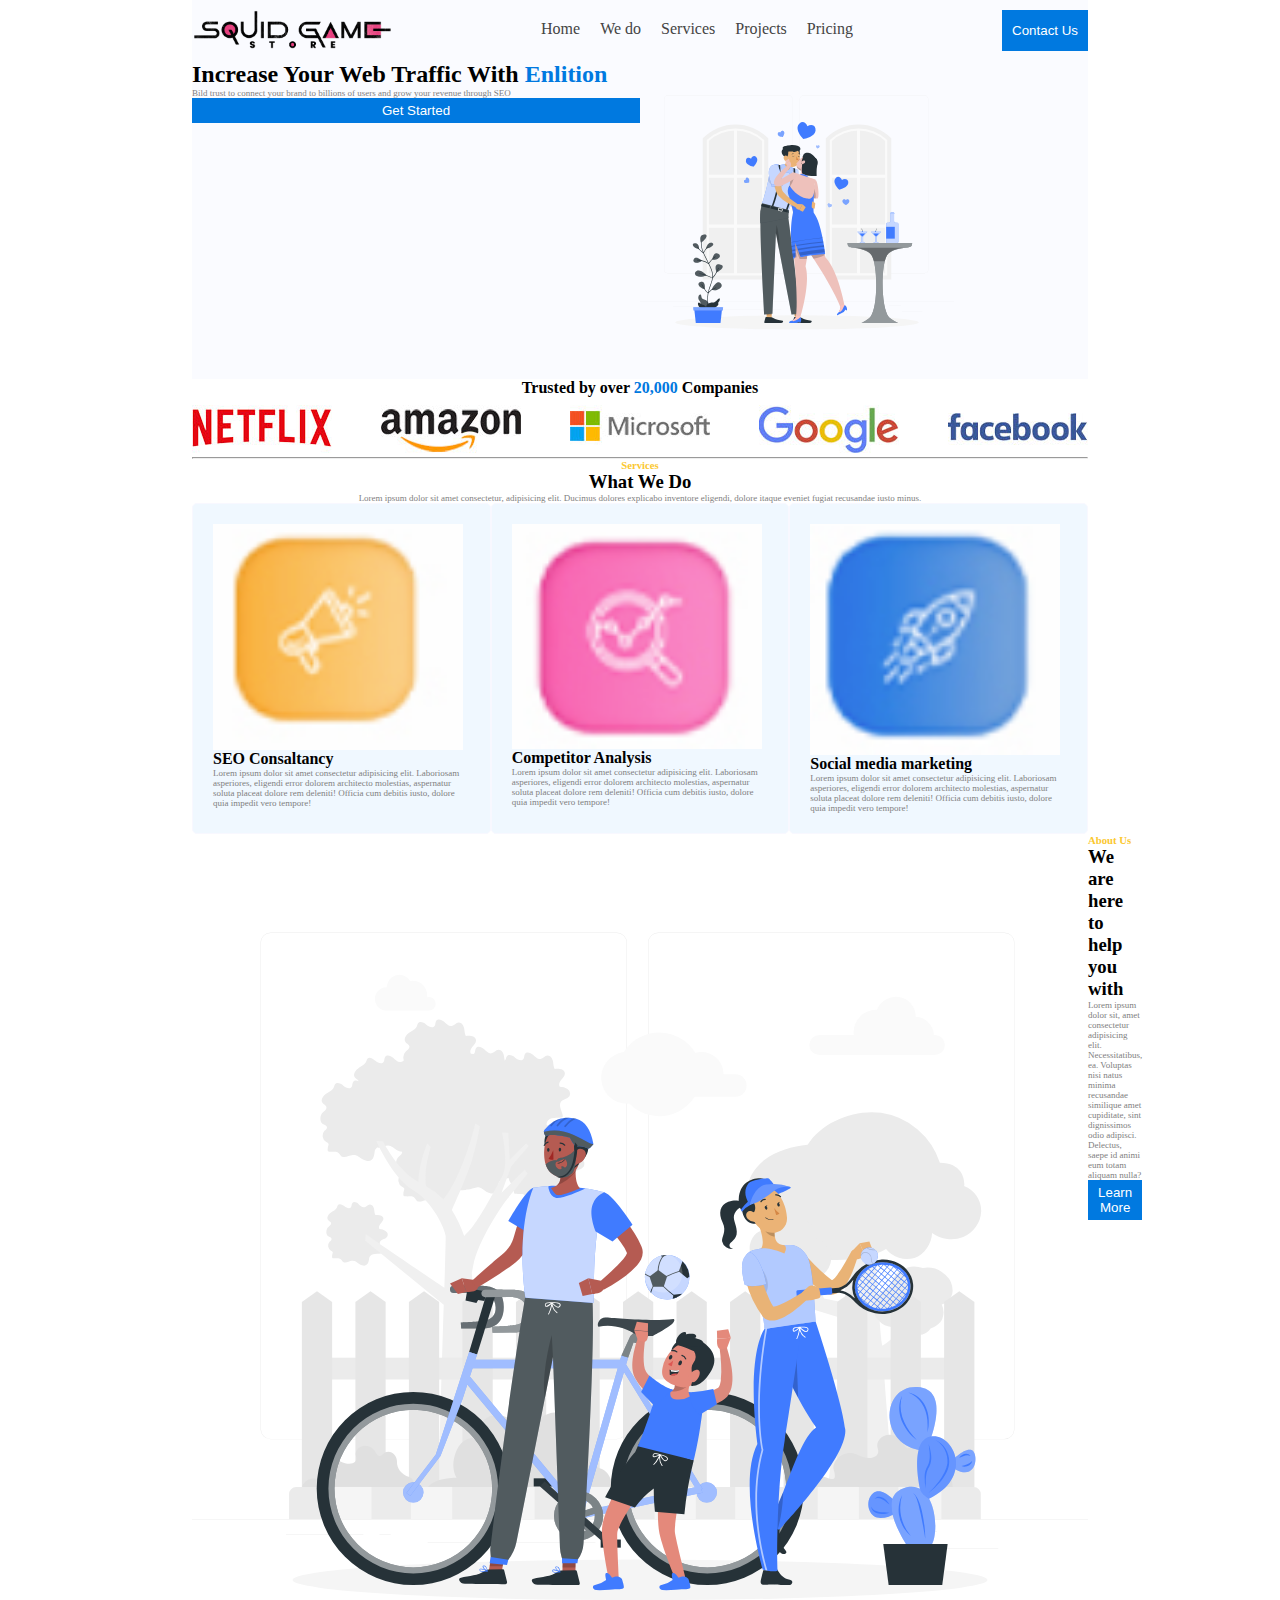
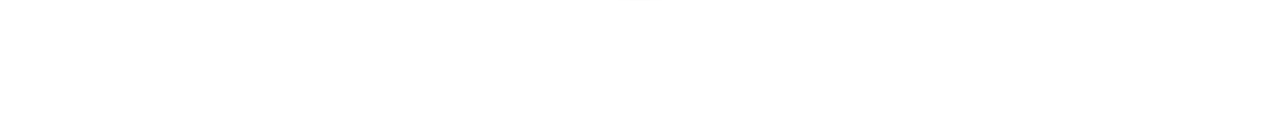
<file: 2- Web dev basics/final-project/index.html>
<!DOCTYPE html>
<html lang="en">
    <head>
        <meta charset="UTF-8" />
        <meta http-equiv="X-UA-Compatible" content="IE=edge" />
        <meta name="viewport" content="width=device-width, initial-scale=1.0" />
        <title>Squid Game</title>
        <link rel="stylesheet" href="style.css" />
    </head>
    <body>
        <nav>
            <img src="./images/logo.png" alt="logo" />
            <div class="nav-link">
                <ul>
                    <li><a href="#">Home</a></li>
                    <li><a href="#">We do</a></li>
                    <li><a href="#">Services</a></li>
                    <li><a href="#">Projects</a></li>
                    <li><a href="#">Pricing</a></li>
                </ul>
            </div>
            <button class="btn">Contact Us</button>
        </nav>

        <div class="hero-sec">
            <div class="description">
                <h2>
                    Increase Your Web Traffic With
                    <span class="primary-color">Enlition</span>
                </h2>
                <p>
                    Bild trust to connect your brand to billions of users and
                    grow your revenue through SEO
                </p>
                <button class="btn">Get Started</button>
            </div>
            <div class="img"><img src="./images/img1.svg" alt="img 1" /></div>
        </div>

        <!-- End of hero -->
        <!-- Start companies Section -->
        <div class="companies-sec">
            <h4>
                Trusted by over
                <span class="primary-color">20,000</span> Companies
            </h4>
            <div class="companies-logos">
                <img src="./images/icon-netflix.jpg" alt="" />
                <img src="./images/icon-amazon.jpg" alt="" />
                <img src="./images/icon-microsoft.jpg" alt="" />
                <img src="./images/icon-google.jpg" alt="" />
                <img src="./images/icon-facebook.jpg" alt="" />
            </div>
        </div>
        <!-- End of Companies -->
        <hr />
        <!-- Start Services -->
        <div class="services-sec">
            <h6 class="center">Services</h6>
            <h3 class="center">What We Do</h3>
            <p class="center">
                Lorem ipsum dolor sit amet consectetur, adipisicing elit.
                Ducimus dolores explicabo inventore eligendi, dolore itaque
                eveniet fugiat recusandae iusto minus.
            </p>
            <div class="service">
                <div class="each-service">
                    <img src="./images/service1.png" alt="Service 1" />
                    <h4>SEO Consaltancy</h4>
                    <p>
                        Lorem ipsum dolor sit amet consectetur adipisicing elit.
                        Laboriosam asperiores, eligendi error dolorem architecto
                        molestias, aspernatur soluta placeat dolore rem
                        deleniti! Officia cum debitis iusto, dolore quia impedit
                        vero tempore!
                    </p>
                </div>
                <div class="each-service">
                    <img src="./images/service2.png" alt="Service 1" />
                    <h4>Competitor Analysis</h4>
                    <p>
                        Lorem ipsum dolor sit amet consectetur adipisicing elit.
                        Laboriosam asperiores, eligendi error dolorem architecto
                        molestias, aspernatur soluta placeat dolore rem
                        deleniti! Officia cum debitis iusto, dolore quia impedit
                        vero tempore!
                    </p>
                </div>
                <div class="each-service">
                    <img src="./images/service3.png" alt="Service 1" />
                    <h4>Social media marketing</h4>
                    <p>
                        Lorem ipsum dolor sit amet consectetur adipisicing elit.
                        Laboriosam asperiores, eligendi error dolorem architecto
                        molestias, aspernatur soluta placeat dolore rem
                        deleniti! Officia cum debitis iusto, dolore quia impedit
                        vero tempore!
                    </p>
                </div>
            </div>
        </div>
        <!-- Start About Us Section -->
        <div class="aboutus-sec">
            <img src="./images/img2.svg" alt="image 2" />
            <div class="aboutus-description">
                <h6>About Us</h6>
                <h3>We are here to help you with</h3>
                <p>
                    Lorem ipsum dolor sit, amet consectetur adipisicing elit.
                    Necessitatibus, ea. Voluptas nisi natus minima recusandae
                    similique amet cupiditate, sint dignissimos odio adipisci.
                    Delectus, saepe id animi eum totam aliquam nulla?
                </p>
                <button class="btn">Learn More</button>
            </div>
        </div>
    </body>
</html>
</file>
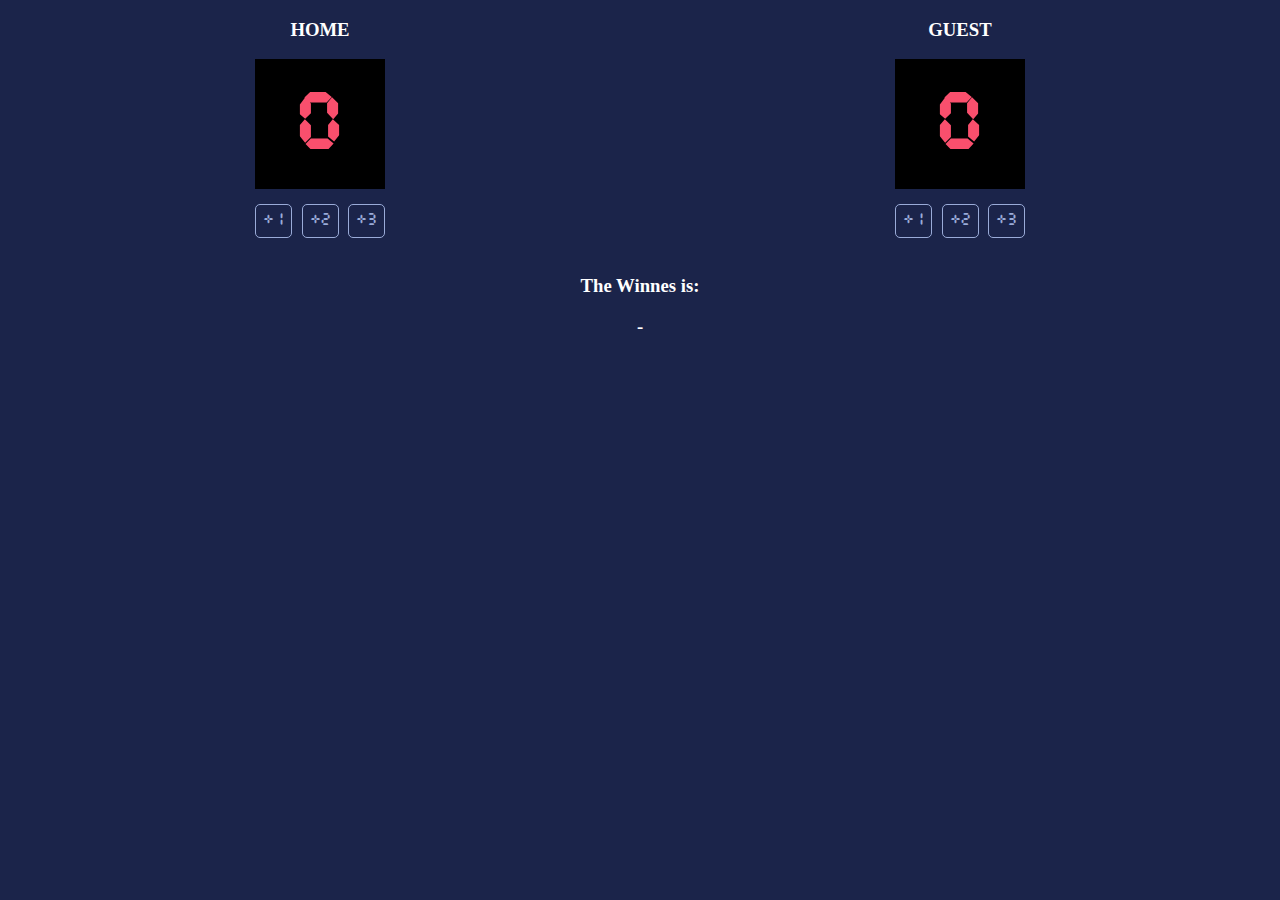
<file: 3.Making website Interactive/2.FinalProject-Basketball-Counter/index.html>
<html>
    <head>
        <link rel="stylesheet" href="index.css" />
    </head>
    <body>
        <div class="container">
            <div >
                <h3>HOME</h3>
                <div class="score-container-el">
                    <h1 id="score-home">0</h2>
                </div>
                <div class="score-increase-el">
                    <button class="increase-btn" id="increase-home-1" onclick="increaseHomeOne()">+1</button>
                    <button class="increase-btn" id="increase-home-2" onclick="increaseHomeTwo()">+2</button>
                    <button class="increase-btn" id="increase-home-3>" onclick="increaseHomeThree()">+3</button>
                </div>
            </div>
            <div>
                <h3>GUEST</h3>
                <div class="score-container-el">
                    <h1 id="score-guest">0</h1>
                </div>
                <div class="score-increase-el">
                    <button class="increase-btn" id="increase-guest-1" onclick="increaseGuestOne()">+1</button>
                    <button class="increase-btn" id="increase-guest-2" onclick="increaseGuestTwo()">+2</button>
                    <button class="increase-btn" id="increase-guest-3>" onclick="increaseGuestThree()">+3</button>
                </div>
            </div>
        </div>
        <br>
        <h3>The Winnes is:</h3>
        <h3 id="winner">-</h3>
        
        <script src="index.js"></script>
    </body>
</html>
</file>
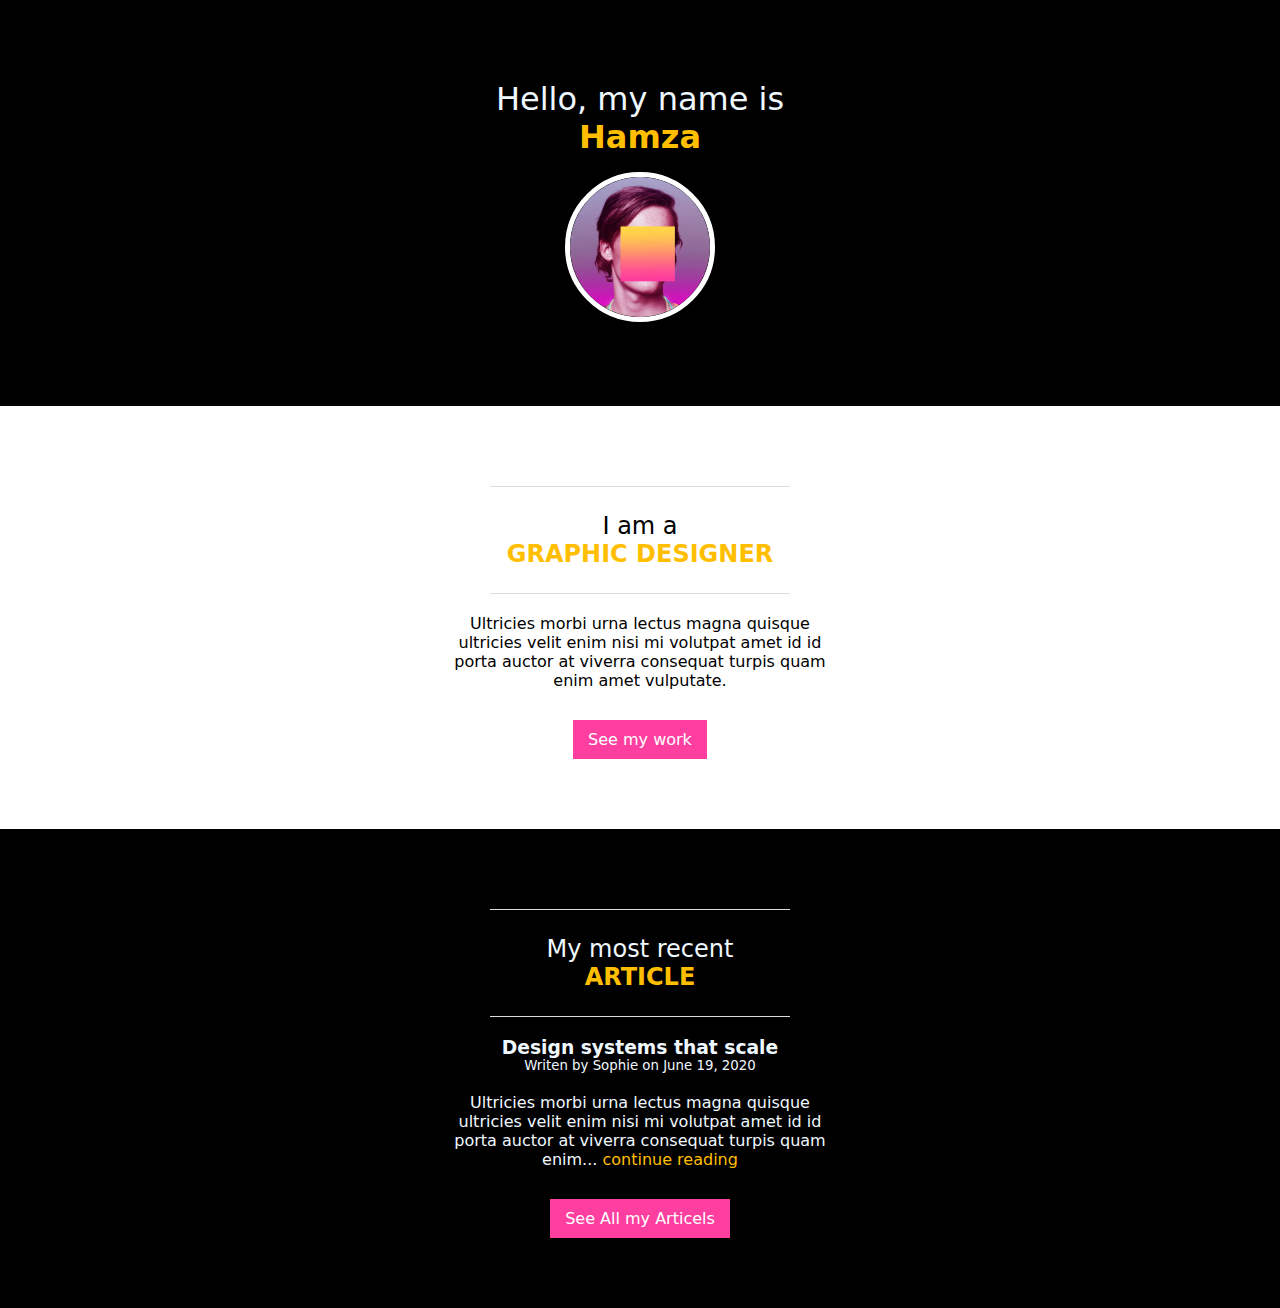
<file: 4.Essential CSS concepts/CSS Challenge/index.html>
<!DOCTYPE html>
<html>
    <head>
        <title>HTML & CSS Fundamentals | Challenges</title>
        <link rel="stylesheet" href="index.css">
    </head>
    <body>
        <div class="dark">
            <div class="container">
            <h1 class="intro-h1">Hello, my name is </h1><h1 id="intro-h1-name">Hamza</h1>
            <img id="intro-photo" src="./profile.png" />
        </div>
        </div>
        <div class="">
        <div class="container ">

        <h2>I am a <span> graphic designer</span></h2>
        
        <p class="pragraph">Ultricies morbi urna lectus magna quisque ultricies velit enim nisi mi volutpat amet id id porta auctor at viverra consequat turpis quam enim amet vulputate.</p>
        <a href="#" class="btn">See my work</a>
    </div>
</div>
    <div class="dark">
    <div class="container">
        <h2>My most recent <span>article</span></h2>
        <article>
            <h3>Design systems that scale</h3> 
            <p class="article-date">Writen by Sophie on June 19, 2020</p>
            <p class="pragraph">Ultricies morbi urna lectus magna quisque ultricies velit enim nisi mi volutpat amet id id porta auctor at viverra consequat turpis quam enim... <a href="#">continue reading</a></p>    
        </article>
        <a href="#" class="btn">See All my Articels</a>
    </div>
</div>
    </body>
</html>
</file>
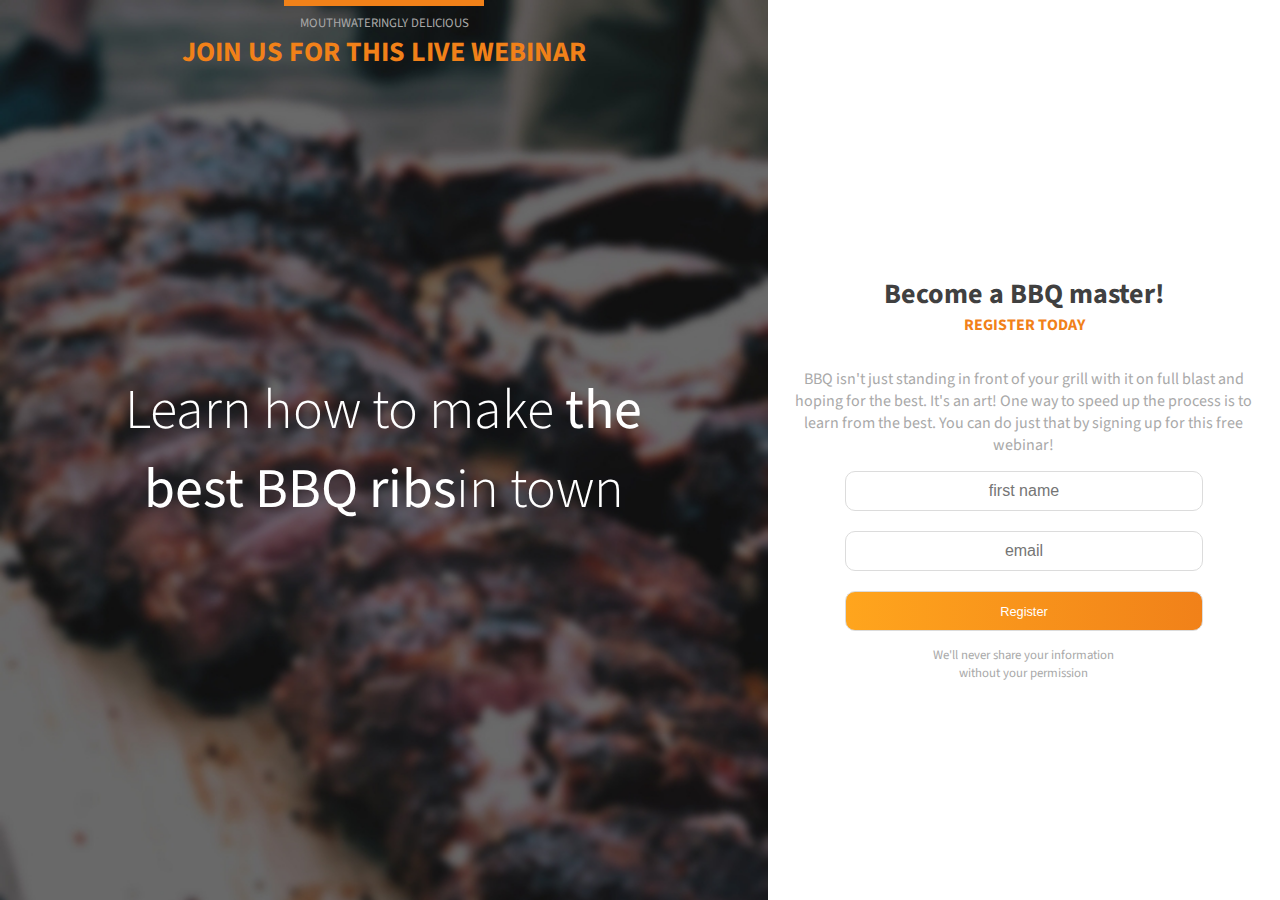
<file: 6.Responsive Design/3.setup-style/index.html>
<!DOCTYPE html>
<html lang="en">
<head>
    <link rel="preconnect" href="https://fonts.googleapis.com"> 
<link rel="preconnect" href="https://fonts.gstatic.com" crossorigin> 
<link href="https://fonts.googleapis.com/css2?family=Source+Sans+Pro:wght@400;900&display=swap" rel="stylesheet">
    <meta charset="UTF-8">
    <meta http-equiv="X-UA-Compatible" content="IE=edge">
    <meta name="viewport" content="width=device-width, initial-scale=1.0">
    <title>Document</title>
    <link rel="stylesheet" href="index.css">
</head>
<body>
    <div class="container">
        <header>
                <div class="top-line">
                </div>
                <div class="small">
                    MOUTHWATERINGLY DELICIOUS
                </div>
                <div class="header-text">
                    <h1>Learn how to make <b>the best BBQ ribs</b>in town</h1>
                    <h2>JOIN US FOR THIS LIVE WEBINAR</h2>
                </div>
        </header>
        <main>
            <h2 class="main-title">Become a BBQ master!</h2>
            <h2 class="main-sub-title">REGISTER TODAY </h2>
            <p>BBQ isn't just standing in front of your grill with it on
                full blast and hoping for the best. It's an art! One
                way to speed up the process is to learn from the
                best. You can do just that by signing up for this free
                webinar!
            </p>
            <form action="">
                <input type="text" name="name" id="name" placeholder="first name">
                <input type="text" name="email" id="email" placeholder="email">
                <button>Register</button>
            </form>
            <div class="small">
                We'll never share your information
without your permission
            </div>
        </main>
    </div>
</body>
</html>
</file>
<file: 2- Web dev basics/final-project/style.css>
/* Global */
* {
    margin: 0;
    padding: 0;
    box-sizing: border-box;
}
body {
    width: 70%;
    margin: auto;
}
.primary-color {
    color: rgb(0, 121, 224);
}
.btn {
    padding: 5px 10px;
    color: white;
    border: none;
    background-color: rgb(0, 121, 224);
    display: inline-block;
}
.center {
    text-align: center;
}
h2 {
    font-weight: 600;
}
h6 {
    color: rgb(251, 200, 48);
}
p {
    font-size: 9px;
    color: gray;
}
/* Start Nav */
nav {
    display: flex;
    justify-content: space-between;
    padding: 10px 0px;
    background-color: rgb(250, 251, 255);
}

nav img {
    max-width: 200px;
}
ul {
    display: flex;
    justify-content: center;
    align-items: center;
    margin-top: 10px;
}
li {
    /* line-height: 50px; */
    list-style: none;
    /* margin: 15px 5px; */
    color: gray;
    display: inline;
    margin: 0 10px;
}
a {
    text-decoration: none;
    color: rgb(68, 68, 68);
}
li:hover {
    color: black;
}

/* End Nav */

/* Start Hero */
.hero-sec {
    display: flex;

    background-color: rgb(250, 251, 255);
}
.description {
    width: 50%;
    display: flex;
    flex-direction: column;
}

.img {
    width: 50%;
}
.img img {
    width: 70%;
}
/* End of Hero */

/* Start companies-sec */
.companies-sec {
}
.companies-sec h4 {
    text-align: center;
}
.companies-logos {
    display: flex;
    justify-content: space-between;
}
/* End of Companies-sec */
/* Start Services Sec */
.services-sec {
}
.service {
    display: flex;
    justify-content: space-between;
}
.each-service {
    background-color: aliceblue;
    border: 1px solid ghostwhite;
    border-radius: 5px;
    display: flex;
    flex-direction: column;
    padding: 20px;
}
.each-service:hover {
    border: 1px solid rgb(235, 235, 238);
}
.each-service img {
    width: 250px;
}
.each-service h4 {
}
.each-service p {
}
/* End Of Services Sec*/

/* Start About Us Sec */
.aboutus-sec {
    display: flex;
}
.aboutus-sec img {
    width: 100%;
}
/* End About Us Sec */
</file>
<file: 3.Making website Interactive/2.FinalProject-Basketball-Counter/index.css>
@font-face {
    font-family: "timer";
    src: url(timer.ttf);
}
body {
    margin: 0;
    background-color: #1b244a;
}

.container {
    display: flex;
    justify-content: space-around;
    text-align: center;
}

h3 {
    color: white;
}

.score-container-el {
    background-color: black;
    color: #f94f6d;
    text-align: center;
    width: 130px;
    height: 100px;
    padding-top: 30px;
}
h1 {
    font-family: "timer", "Times New Roman";
    font-size: 70px;
    margin: 0;
}
.score-increase-el {
    display: flex;
    justify-content: space-between;
    margin-top: 15px;
    /* font-family: "timer", "Times New Roman"; */
}
.increase-btn {
    padding: 8px;
    border: 1px solid #9aabd8;
    color: #9aabd8;
    border-radius: 5px;
    cursor: pointer;
    background-color: #1b244a;
    font-family: "timer", "Times New Roman";
    font-size: 15px;
}

h3 {
    text-align: center;
}
</file>
<file: 4.Essential CSS concepts/CSS Challenge/index.css>
:root {
    --primary: #ffbf00;
    --secondary: #fe3f9f; 
  }

/* 
Wild Strawberry: #fe3f9f

Mustard: #ffd34c
Deep Magenta: #da0fc0
 */
*{
    margin: 0;
    padding: 0;
    box-sizing: border-box;
}
body{
    text-align: center;
    font-family:system-ui, -apple-system, BlinkMacSystemFont, 'Segoe UI', Roboto, Oxygen, Ubuntu, Cantarell, 'Open Sans', 'Helvetica Neue', sans-serif;
}
.container{
    width: 500px;
    margin: 0 auto;
    padding: 80px 0;
}

h2{
    padding: 25px 0;
    border-top: thin solid gainsboro ;
    border-bottom: thin solid gainsboro ;
    font-weight: 200;
    width: 60%;
    margin: 0 auto;
    
}
h2 span{
    font-weight: 700;
    display: block;
    color: var(--primary);
    text-transform: uppercase;
}
.dark{
    background-color: black;
    color:aliceblue
}
.intro-h1{
    font-weight: 200;
}
#intro-h1-name{
    color: var(--primary);
    font-size: xx-large;
    /* font-size: 200px; */
}

#intro-photo{
    width: 30%;
    margin-top: 1em;
    border: 5px solid white;
    border-radius: 50%;
}

.pragraph{
    padding: 20px 0;
    width: 80%;
    margin:0 auto 20px
}
.btn{
    background-color:var(--secondary) ;
    color:white;
    padding: 10px 15px;
}
a{
    
    text-decoration: none;
}
.article-date{
    font-size: smaller;
}
h3{
    margin-top: 20px;
}
article a{
    color: var(--primary);
}
.dark  a {
    /* color: white; */
}
</file>
<file: 6.Responsive Design/3.setup-style/index.css>
/* Global */
:root{
    --main-color: #F18119;
    --gradient: linear-gradient(to left,#F18119,#FFA51D);
    --secondary-color: #404040;
    --white: #fff;
}
*{
    padding: 0;
    margin: 0;
    box-sizing: border-box;
    
}
body{
    font-family: 'Source Sans Pro', sans-serif;
    text-align: center;
    
}


/* Typography */
body{
    font-size: 1;
    
}
h1{
    font-size: 2.25rem;
}
h2{
    font-size: 1.3rem;
}
small{
    font-size:.625rem
}

@media (min-width:500px) {
    body{
        font-size: 1.125;
    }
    h1{
        font-size: 3.5rem;
    }
    h2{
        font-size: 1.75rem;
    }
    
}

/* ====== Mobile ====== */
/* Header */
header{
    height: 400px;
    width: 100%;
    background:url(./images/dark-ribs.jpg);
    /* background-position: center; */
    background-size: cover;
    background-repeat: no-repeat;
    position: relative;
}
.top-line{
    width: 200px;
    height: 6px;
    background-color: #F18119;
    margin: 0 auto 8px auto;
}
.small{
    text-align: center;
    color: var(--main-color);
    
}
header h1{
    position: absolute;
    top: 50%;
    left: 50%;
    transform: translate(-50%,-50%);
    color: var(--white);
    font-weight: 300;
    width: 80%;
}

header h2{
    position: absolute;
    bottom: 1.5em;
    left: 50%;
    transform: translateX(-50%);
    color:var(--main-color);
    width: 80%; 
}
.main-title{
    color:#404040;
margin-top: 2em;
}
.main-sub-title{
    color:var(--main-color);
    font-size:medium;
    margin-bottom: 2em;
}
main p{
    width: 90%;
    margin: 0 auto;
    color: darkgrey;
}
form{
    display: flex;
    flex-direction: column;
    width: 70%;
    margin: 5px auto;
    align-items: center;
}
form input,form button{
    width: 100%;
    height: 40px;
    margin: 10px auto;
    border: 1px solid gainsboro;
    border-radius: 10px;
    text-align: center;
    font-size: 1em;
}
form button{
    background: var(--gradient);
    color: var(--white);
    font-size: .8rem;
}
.small{
    width: 40%;
    margin: auto;
    font-size: .8rem;
    color:darkgrey;
}

/* Large Screen */

@media (min-width:500px) {
    .container{
        display: flex;
        flex-direction: row;
        align-items: center;
        width: 100%;
        height: 100vh;
    }
    header{
        width: 60%;
        height: 100vh;
    }
    main{
        width: 40%;
    }
    header h2{
    position: unset;
    transform: unset;
    width: 100%;
    }
    .header-text{
    display: flex;
    flex-direction: column;
    color: gold;
    justify-content: space-around;
    }
}
</file>
